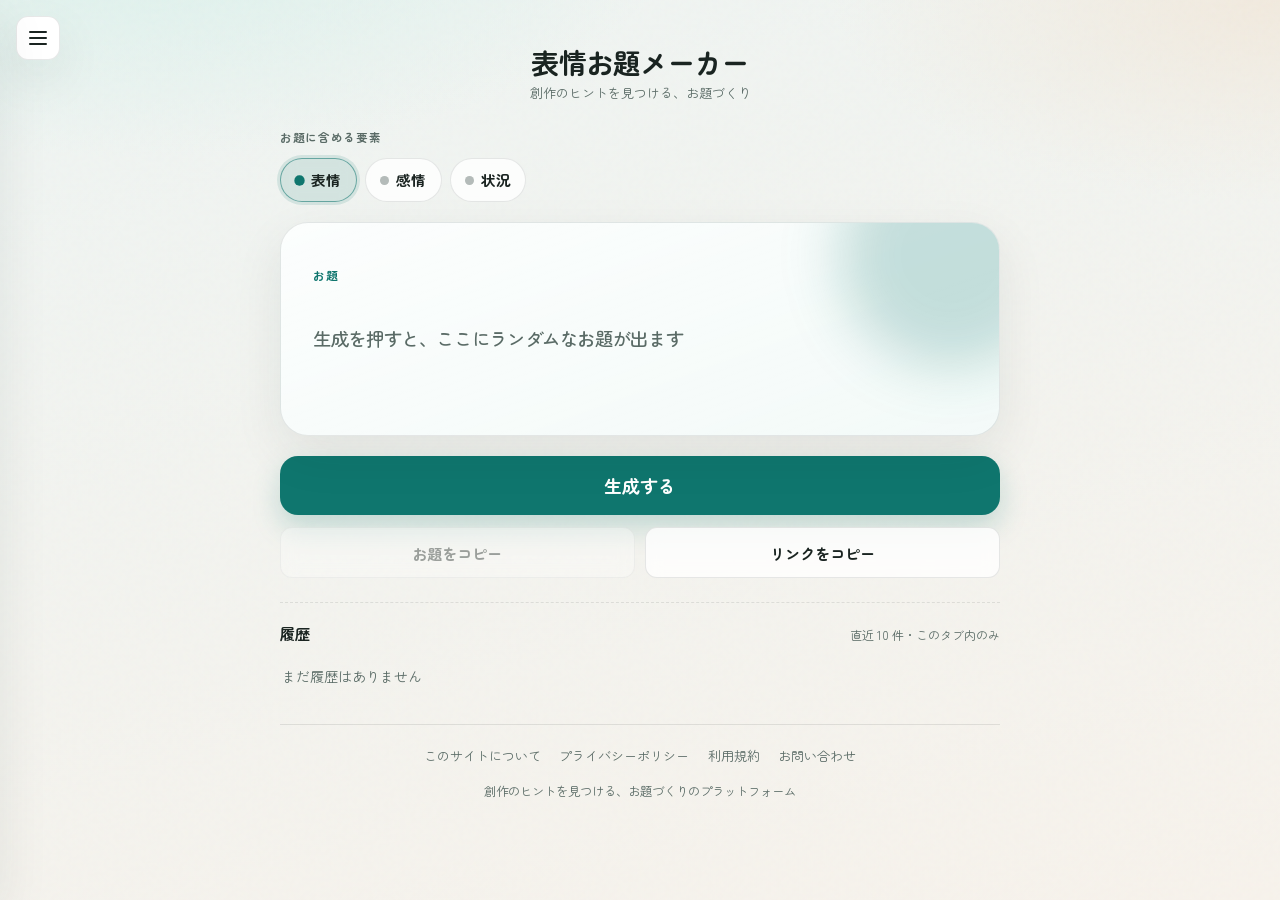
<file: index.html>
<!DOCTYPE html>
<html lang="ja">
<head>
  <meta charset="UTF-8">
  <meta name="viewport" content="width=device-width, initial-scale=1.0">
  <title>表情お題メーカー</title>
  <link rel="stylesheet" href="css/styles.css">
  <script src="js/analytics.js"></script>
</head>
<body>
  <button type="button" class="menu-toggle" id="menuToggle" aria-expanded="false" aria-controls="sideMenu">
    <span class="menu-toggle__icon" aria-hidden="true"></span>
    <span class="visually-hidden">メニューを開く</span>
  </button>

  <div class="side-menu-backdrop" id="sideMenuBackdrop" hidden></div>

  <aside class="side-menu" id="sideMenu" aria-hidden="true" aria-label="メニュー">
    <div class="side-menu__header">
      <h2 class="side-menu__title">メニュー</h2>
      <button type="button" class="side-menu__close" id="sideMenuClose" aria-label="メニューを閉じる">×</button>
    </div>
    <nav class="side-menu__nav" aria-label="サイドメニュー">
      <a href="index.html" class="side-menu__link" aria-current="page">トップ</a>
      <a href="today.html" class="side-menu__link">今日のお題</a>
      <a href="howto.html" class="side-menu__link">使い方</a>
    </nav>
  </aside>

  <div class="app-shell">
    <header class="top-bar">
      <div class="brand">
        <h1 class="brand__name">表情お題メーカー</h1>
        <p class="brand__sub">創作のヒントを見つける、お題づくり</p>
      </div>
    </header>

    <section class="category-bar" aria-label="カテゴリ選択">
      <p class="category-bar__label">お題に含める要素</p>
      <div class="category-chips" id="categoryChips" role="group">
        <label class="chip" for="category-expression">
          <input type="checkbox" id="category-expression" data-category-toggle="expression" checked>
          <span class="chip__dot" aria-hidden="true"></span>
          <span class="chip__text">表情</span>
        </label>
        <label class="chip" for="category-emotion">
          <input type="checkbox" id="category-emotion" data-category-toggle="emotion">
          <span class="chip__dot" aria-hidden="true"></span>
          <span class="chip__text">感情</span>
        </label>
        <label class="chip" for="category-situation">
          <input type="checkbox" id="category-situation" data-category-toggle="situation">
          <span class="chip__dot" aria-hidden="true"></span>
          <span class="chip__text">状況</span>
        </label>
      </div>
    </section>

    <main>
      <section class="prompt-stage" aria-live="polite">
        <p class="prompt-stage__label">お題</p>
        <p class="prompt-stage__text is-placeholder" id="promptText">生成を押すと、ここにランダムなお題が出ます</p>
        <div class="prompt-stage__meta" id="promptMeta" hidden></div>
      </section>

      <div class="action-bar">
        <button type="button" class="btn btn-generate" id="generateBtn">生成する</button>
        <div class="btn-row">
          <button type="button" class="btn btn-quiet" id="copyBtn" disabled>お題をコピー</button>
          <button type="button" class="btn btn-quiet" id="shareBtn">リンクをコピー</button>
        </div>
      </div>
    </main>

    <section class="history" aria-label="履歴">
      <div class="history__header">
        <h2 class="history__title">履歴</h2>
        <p class="history__hint">直近 10 件・このタブ内のみ</p>
      </div>
      <ul class="history__list" id="historyList">
        <li class="history__empty">まだ履歴はありません</li>
      </ul>
    </section>

    <footer class="site-footer">
      <nav class="site-footer__nav" aria-label="フッターナビゲーション">
        <a href="about.html">このサイトについて</a>
        <a href="privacy.html">プライバシーポリシー</a>
        <a href="terms.html">利用規約</a>
        <a href="contact.html">お問い合わせ</a>
      </nav>
      <p class="site-footer__tagline">創作のヒントを見つける、お題づくりのプラットフォーム</p>
    </footer>
  </div>

  <script src="js/menu.js"></script>
  <script src="js/app.js?v=18"></script>
</body>
</html>
</file>
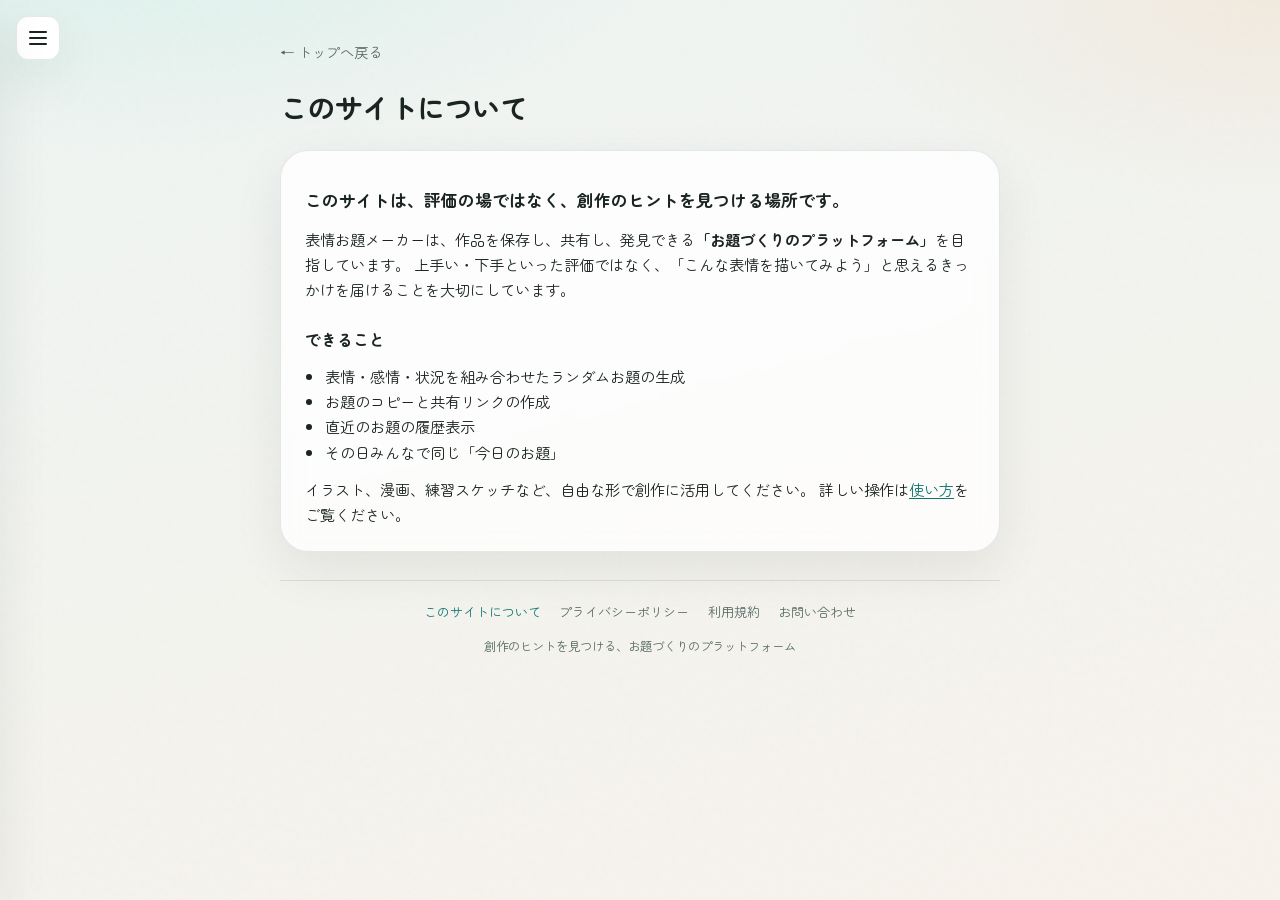
<file: about.html>
<!DOCTYPE html>
<html lang="ja">
<head>
  <meta charset="UTF-8">
  <meta name="viewport" content="width=device-width, initial-scale=1.0">
  <title>このサイトについて | 表情お題メーカー</title>
  <link rel="stylesheet" href="css/styles.css">
  <script src="js/analytics.js"></script>
</head>
<body>
  <button type="button" class="menu-toggle" id="menuToggle" aria-expanded="false" aria-controls="sideMenu">
    <span class="menu-toggle__icon" aria-hidden="true"></span>
    <span class="visually-hidden">メニューを開く</span>
  </button>

  <div class="side-menu-backdrop" id="sideMenuBackdrop" hidden></div>

  <aside class="side-menu" id="sideMenu" aria-hidden="true" aria-label="メニュー">
    <div class="side-menu__header">
      <h2 class="side-menu__title">メニュー</h2>
      <button type="button" class="side-menu__close" id="sideMenuClose" aria-label="メニューを閉じる">×</button>
    </div>
    <nav class="side-menu__nav" aria-label="サイドメニュー">
      <a href="index.html" class="side-menu__link">トップ</a>
      <a href="today.html" class="side-menu__link">今日のお題</a>
      <a href="howto.html" class="side-menu__link">使い方</a>
    </nav>
  </aside>

  <div class="app">
    <main class="page">
      <a href="index.html" class="back-link">← トップへ戻る</a>
      <h1 class="page-title">このサイトについて</h1>
      <div class="page-content">
        <p class="page-lead">
          このサイトは、評価の場ではなく、創作のヒントを見つける場所です。
        </p>
        <p>
          表情お題メーカーは、作品を保存し、共有し、発見できる<strong>「お題づくりのプラットフォーム」</strong>を目指しています。
          上手い・下手といった評価ではなく、「こんな表情を描いてみよう」と思えるきっかけを届けることを大切にしています。
        </p>
        <h2>できること</h2>
        <ul>
          <li>表情・感情・状況を組み合わせたランダムお題の生成</li>
          <li>お題のコピーと共有リンクの作成</li>
          <li>直近のお題の履歴表示</li>
          <li>その日みんなで同じ「今日のお題」</li>
        </ul>
        <p>
          イラスト、漫画、練習スケッチなど、自由な形で創作に活用してください。
          詳しい操作は<a href="howto.html">使い方</a>をご覧ください。
        </p>
      </div>
    </main>

    <footer class="site-footer">
      <nav class="site-footer__nav" aria-label="フッターナビゲーション">
        <a href="about.html" aria-current="page">このサイトについて</a>
        <a href="privacy.html">プライバシーポリシー</a>
        <a href="terms.html">利用規約</a>
        <a href="contact.html">お問い合わせ</a>
      </nav>
      <p class="site-footer__tagline">創作のヒントを見つける、お題づくりのプラットフォーム</p>
    </footer>
  </div>

  <script src="js/menu.js"></script>
</body>
</html>
</file>
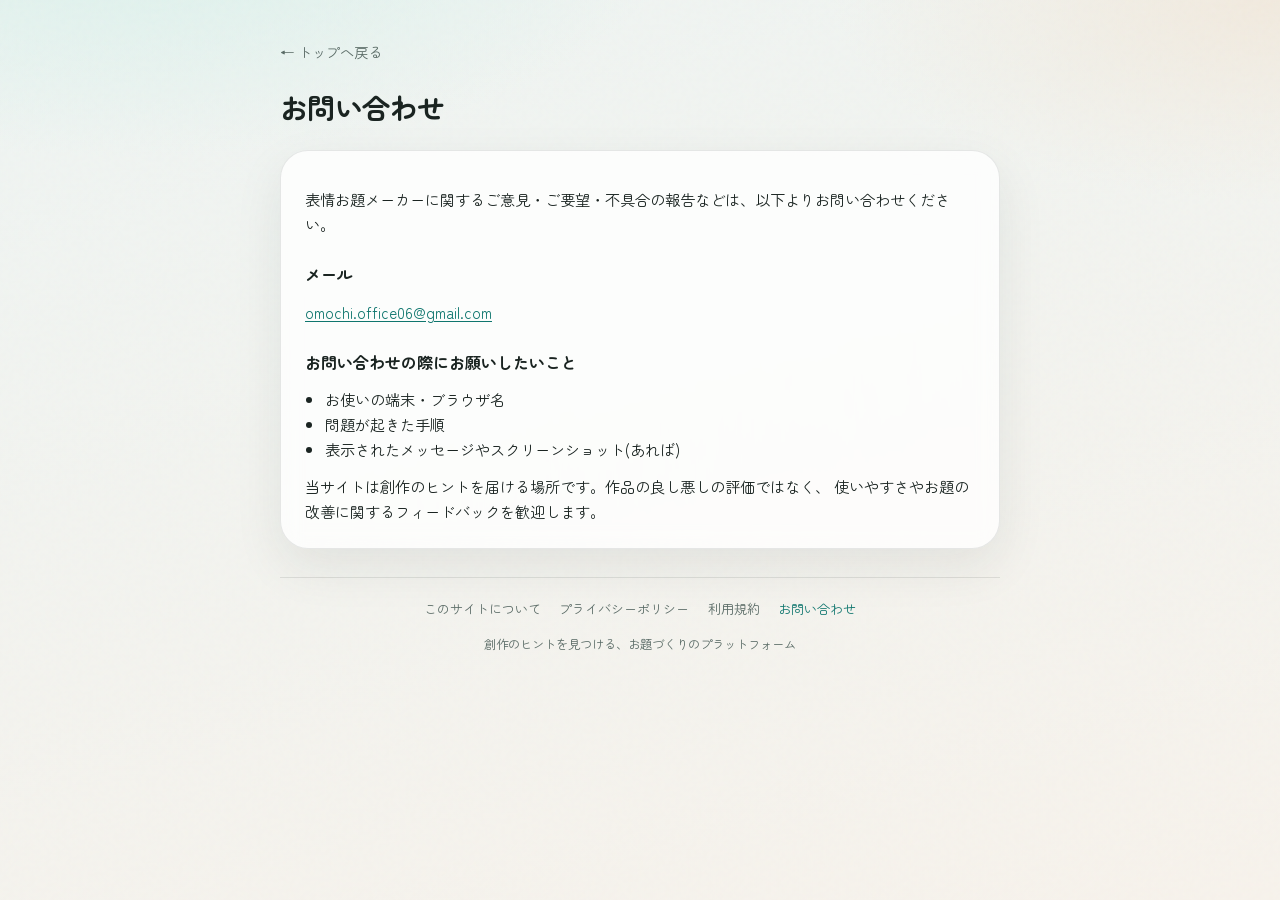
<file: contact.html>
<!DOCTYPE html>
<html lang="ja">
<head>
  <meta charset="UTF-8">
  <meta name="viewport" content="width=device-width, initial-scale=1.0">
  <title>お問い合わせ | 表情お題メーカー</title>
  <link rel="stylesheet" href="css/styles.css">
  <script src="js/analytics.js"></script>
</head>
<body>
  <div class="app">
    <main class="page">
      <a href="index.html" class="back-link">← トップへ戻る</a>
      <h1 class="page-title">お問い合わせ</h1>
      <div class="page-content">
        <p>
          表情お題メーカーに関するご意見・ご要望・不具合の報告などは、以下よりお問い合わせください。
        </p>

        <h2>メール</h2>
        <p>
          <a href="mailto:omochi.office06@gmail.com">omochi.office06@gmail.com</a>
        </p>

        <h2>お問い合わせの際にお願いしたいこと</h2>
        <ul>
          <li>お使いの端末・ブラウザ名</li>
          <li>問題が起きた手順</li>
          <li>表示されたメッセージやスクリーンショット(あれば)</li>
        </ul>

        <p>
          当サイトは創作のヒントを届ける場所です。作品の良し悪しの評価ではなく、
          使いやすさやお題の改善に関するフィードバックを歓迎します。
        </p>
      </div>
    </main>

    <footer class="site-footer">
      <nav class="site-footer__nav" aria-label="フッターナビゲーション">
        <a href="about.html">このサイトについて</a>
        <a href="privacy.html">プライバシーポリシー</a>
        <a href="terms.html">利用規約</a>
        <a href="contact.html" aria-current="page">お問い合わせ</a>
      </nav>
      <p class="site-footer__tagline">創作のヒントを見つける、お題づくりのプラットフォーム</p>
    </footer>
  </div>
</body>
</html>
</file>
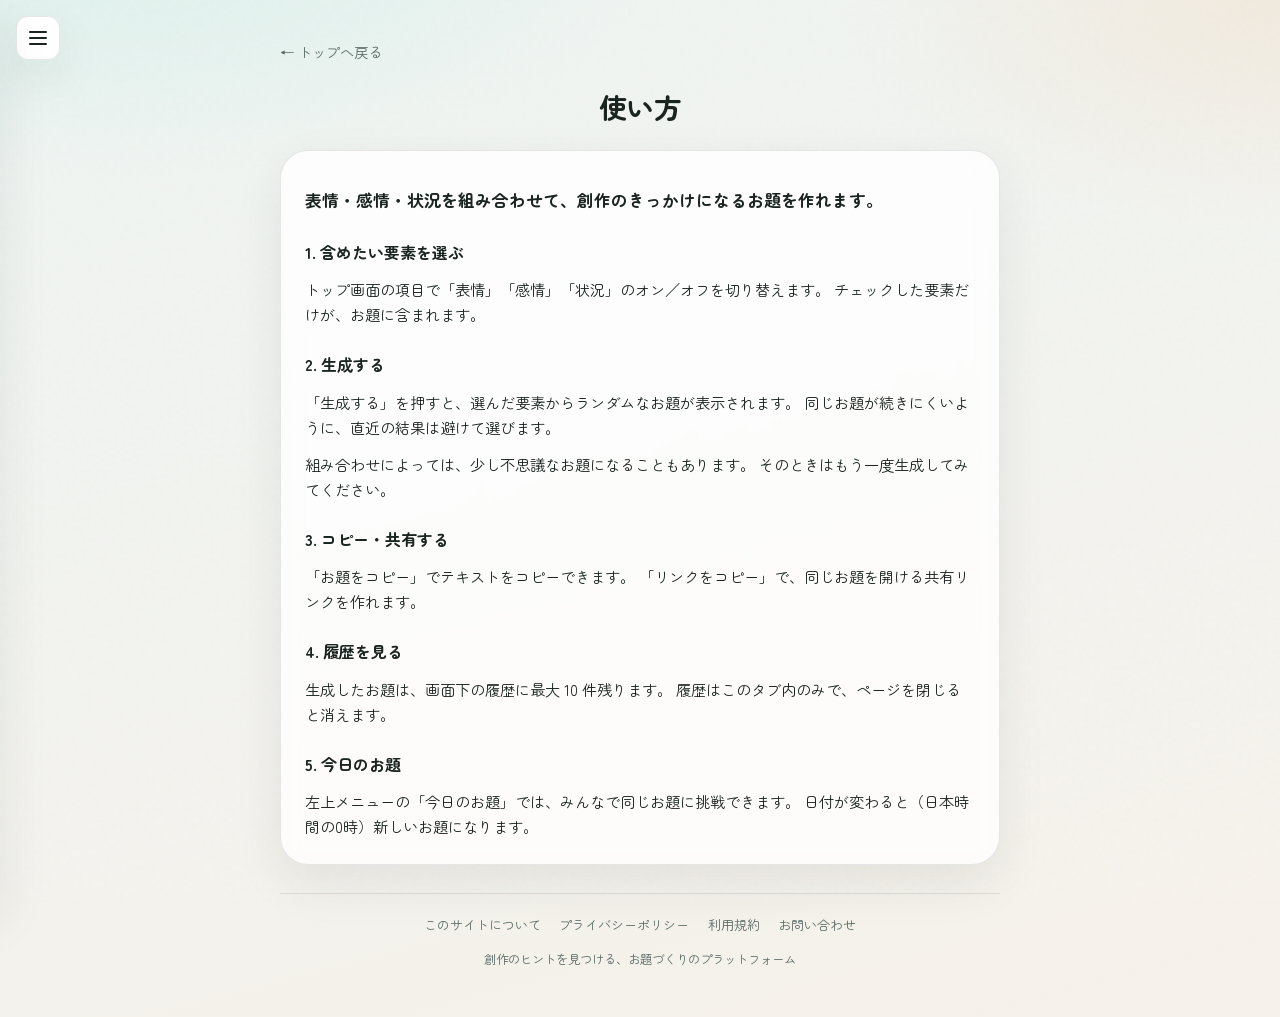
<file: howto.html>
<!DOCTYPE html>
<html lang="ja">
<head>
  <meta charset="UTF-8">
  <meta name="viewport" content="width=device-width, initial-scale=1.0">
  <title>使い方 | 表情お題メーカー</title>
  <link rel="stylesheet" href="css/styles.css">
  <script src="js/analytics.js"></script>
</head>
<body>
  <button type="button" class="menu-toggle" id="menuToggle" aria-expanded="false" aria-controls="sideMenu">
    <span class="menu-toggle__icon" aria-hidden="true"></span>
    <span class="visually-hidden">メニューを開く</span>
  </button>

  <div class="side-menu-backdrop" id="sideMenuBackdrop" hidden></div>

  <aside class="side-menu" id="sideMenu" aria-hidden="true" aria-label="メニュー">
    <div class="side-menu__header">
      <h2 class="side-menu__title">メニュー</h2>
      <button type="button" class="side-menu__close" id="sideMenuClose" aria-label="メニューを閉じる">×</button>
    </div>
    <nav class="side-menu__nav" aria-label="サイドメニュー">
      <a href="index.html" class="side-menu__link">トップ</a>
      <a href="today.html" class="side-menu__link">今日のお題</a>
      <a href="howto.html" class="side-menu__link" aria-current="page">使い方</a>
    </nav>
  </aside>

  <div class="app">
    <main class="page">
      <a href="index.html" class="back-link">← トップへ戻る</a>
      <h1 class="page-title page-title--center">使い方</h1>
      <div class="page-content">
        <p class="page-lead">
          表情・感情・状況を組み合わせて、創作のきっかけになるお題を作れます。
        </p>

        <h2>1. 含めたい要素を選ぶ</h2>
        <p>
          トップ画面の項目で「表情」「感情」「状況」のオン／オフを切り替えます。
          チェックした要素だけが、お題に含まれます。
        </p>

        <h2>2. 生成する</h2>
        <p>
          「生成する」を押すと、選んだ要素からランダムなお題が表示されます。
          同じお題が続きにくいように、直近の結果は避けて選びます。
        </p>
        <p>
          組み合わせによっては、少し不思議なお題になることもあります。
          そのときはもう一度生成してみてください。
        </p>

        <h2>3. コピー・共有する</h2>
        <p>
          「お題をコピー」でテキストをコピーできます。
          「リンクをコピー」で、同じお題を開ける共有リンクを作れます。
        </p>

        <h2>4. 履歴を見る</h2>
        <p>
          生成したお題は、画面下の履歴に最大 10 件残ります。
          履歴はこのタブ内のみで、ページを閉じると消えます。
        </p>

        <h2>5. 今日のお題</h2>
        <p>
          左上メニューの「今日のお題」では、みんなで同じお題に挑戦できます。
          日付が変わると（日本時間の0時）新しいお題になります。
        </p>
      </div>
    </main>

    <footer class="site-footer">
      <nav class="site-footer__nav" aria-label="フッターナビゲーション">
        <a href="about.html">このサイトについて</a>
        <a href="privacy.html">プライバシーポリシー</a>
        <a href="terms.html">利用規約</a>
        <a href="contact.html">お問い合わせ</a>
      </nav>
      <p class="site-footer__tagline">創作のヒントを見つける、お題づくりのプラットフォーム</p>
    </footer>
  </div>

  <script src="js/menu.js"></script>
</body>
</html>
</file>
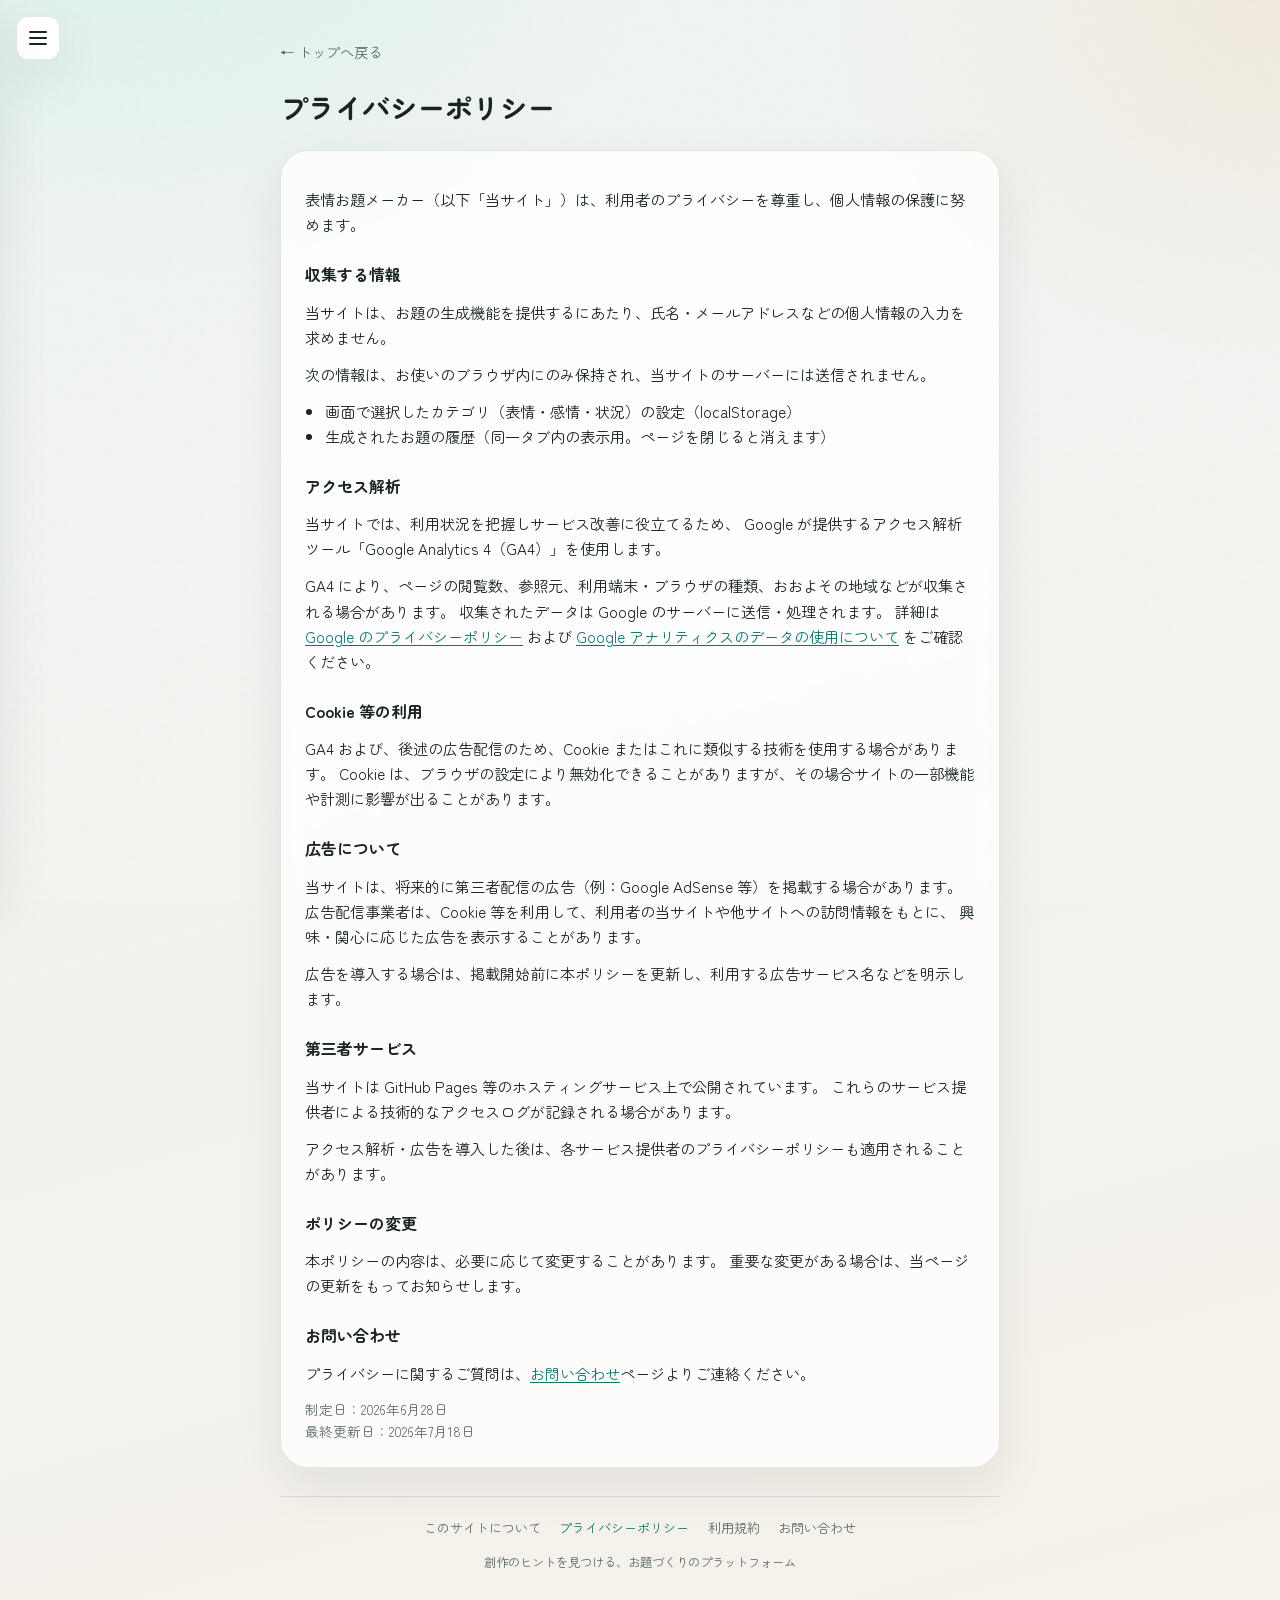
<file: privacy.html>
<!DOCTYPE html>
<html lang="ja">
<head>
  <meta charset="UTF-8">
  <meta name="viewport" content="width=device-width, initial-scale=1.0">
  <title>プライバシーポリシー | 表情お題メーカー</title>
  <link rel="stylesheet" href="css/styles.css">
  <script src="js/analytics.js"></script>
</head>
<body>
  <button type="button" class="menu-toggle" id="menuToggle" aria-expanded="false" aria-controls="sideMenu">
    <span class="menu-toggle__icon" aria-hidden="true"></span>
    <span class="visually-hidden">メニューを開く</span>
  </button>

  <div class="side-menu-backdrop" id="sideMenuBackdrop" hidden></div>

  <aside class="side-menu" id="sideMenu" aria-hidden="true" aria-label="メニュー">
    <div class="side-menu__header">
      <h2 class="side-menu__title">メニュー</h2>
      <button type="button" class="side-menu__close" id="sideMenuClose" aria-label="メニューを閉じる">×</button>
    </div>
    <nav class="side-menu__nav" aria-label="サイドメニュー">
      <a href="index.html" class="side-menu__link">トップ</a>
      <a href="today.html" class="side-menu__link">今日のお題</a>
      <a href="howto.html" class="side-menu__link">使い方</a>
    </nav>
  </aside>

  <div class="app">
    <main class="page">
      <a href="index.html" class="back-link">← トップへ戻る</a>
      <h1 class="page-title">プライバシーポリシー</h1>
      <div class="page-content">
        <p>
          表情お題メーカー（以下「当サイト」）は、利用者のプライバシーを尊重し、個人情報の保護に努めます。
        </p>

        <h2>収集する情報</h2>
        <p>
          当サイトは、お題の生成機能を提供するにあたり、氏名・メールアドレスなどの個人情報の入力を求めません。
        </p>
        <p>
          次の情報は、お使いのブラウザ内にのみ保持され、当サイトのサーバーには送信されません。
        </p>
        <ul>
          <li>画面で選択したカテゴリ（表情・感情・状況）の設定（localStorage）</li>
          <li>生成されたお題の履歴（同一タブ内の表示用。ページを閉じると消えます）</li>
        </ul>

        <h2>アクセス解析</h2>
        <p>
          当サイトでは、利用状況を把握しサービス改善に役立てるため、
          Google が提供するアクセス解析ツール「Google Analytics 4（GA4）」を使用します。
        </p>
        <p>
          GA4 により、ページの閲覧数、参照元、利用端末・ブラウザの種類、おおよその地域などが収集される場合があります。
          収集されたデータは Google のサーバーに送信・処理されます。
          詳細は
          <a href="https://policies.google.com/privacy" target="_blank" rel="noopener noreferrer">Google のプライバシーポリシー</a>
          および
          <a href="https://support.google.com/analytics/answer/6004245" target="_blank" rel="noopener noreferrer">Google アナリティクスのデータの使用について</a>
          をご確認ください。
        </p>

        <h2>Cookie 等の利用</h2>
        <p>
          GA4 および、後述の広告配信のため、Cookie またはこれに類似する技術を使用する場合があります。
          Cookie は、ブラウザの設定により無効化できることがありますが、その場合サイトの一部機能や計測に影響が出ることがあります。
        </p>

        <h2>広告について</h2>
        <p>
          当サイトは、将来的に第三者配信の広告（例：Google AdSense 等）を掲載する場合があります。
          広告配信事業者は、Cookie 等を利用して、利用者の当サイトや他サイトへの訪問情報をもとに、
          興味・関心に応じた広告を表示することがあります。
        </p>
        <p>
          広告を導入する場合は、掲載開始前に本ポリシーを更新し、利用する広告サービス名などを明示します。
        </p>

        <h2>第三者サービス</h2>
        <p>
          当サイトは GitHub Pages 等のホスティングサービス上で公開されています。
          これらのサービス提供者による技術的なアクセスログが記録される場合があります。
        </p>
        <p>
          アクセス解析・広告を導入した後は、各サービス提供者のプライバシーポリシーも適用されることがあります。
        </p>

        <h2>ポリシーの変更</h2>
        <p>
          本ポリシーの内容は、必要に応じて変更することがあります。
          重要な変更がある場合は、当ページの更新をもってお知らせします。
        </p>

        <h2>お問い合わせ</h2>
        <p>
          プライバシーに関するご質問は、<a href="contact.html">お問い合わせ</a>ページよりご連絡ください。
        </p>

        <p class="page-meta">
          制定日：2026年6月28日<br>
          最終更新日：2026年7月18日
        </p>
      </div>
    </main>

    <footer class="site-footer">
      <nav class="site-footer__nav" aria-label="フッターナビゲーション">
        <a href="about.html">このサイトについて</a>
        <a href="privacy.html" aria-current="page">プライバシーポリシー</a>
        <a href="terms.html">利用規約</a>
        <a href="contact.html">お問い合わせ</a>
      </nav>
      <p class="site-footer__tagline">創作のヒントを見つける、お題づくりのプラットフォーム</p>
    </footer>
  </div>

  <script src="js/menu.js"></script>
</body>
</html>
</file>
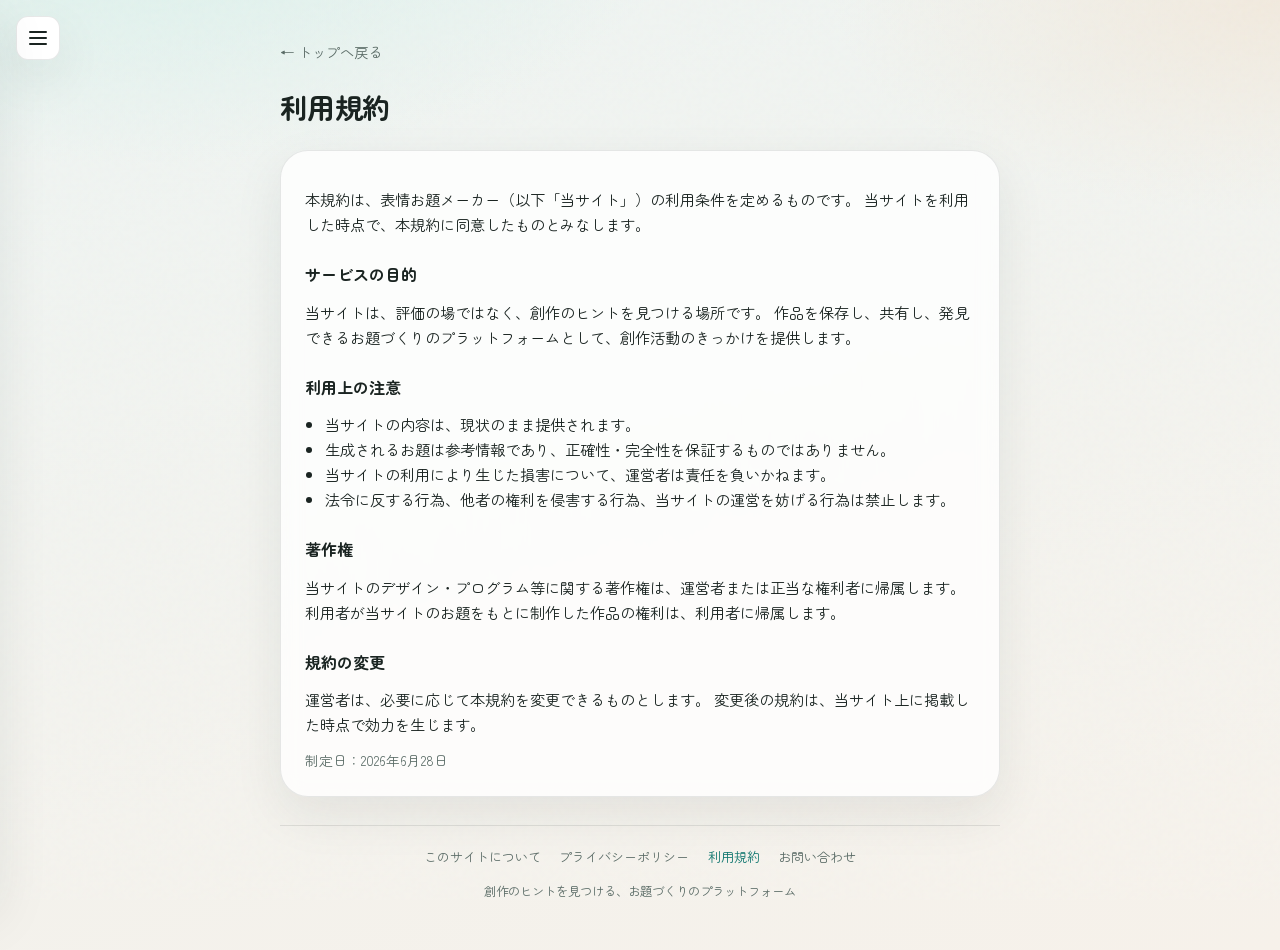
<file: terms.html>
<!DOCTYPE html>
<html lang="ja">
<head>
  <meta charset="UTF-8">
  <meta name="viewport" content="width=device-width, initial-scale=1.0">
  <title>利用規約 | 表情お題メーカー</title>
  <link rel="stylesheet" href="css/styles.css">
  <script src="js/analytics.js"></script>
</head>
<body>
  <button type="button" class="menu-toggle" id="menuToggle" aria-expanded="false" aria-controls="sideMenu">
    <span class="menu-toggle__icon" aria-hidden="true"></span>
    <span class="visually-hidden">メニューを開く</span>
  </button>

  <div class="side-menu-backdrop" id="sideMenuBackdrop" hidden></div>

  <aside class="side-menu" id="sideMenu" aria-hidden="true" aria-label="メニュー">
    <div class="side-menu__header">
      <h2 class="side-menu__title">メニュー</h2>
      <button type="button" class="side-menu__close" id="sideMenuClose" aria-label="メニューを閉じる">×</button>
    </div>
    <nav class="side-menu__nav" aria-label="サイドメニュー">
      <a href="index.html" class="side-menu__link">トップ</a>
      <a href="today.html" class="side-menu__link">今日のお題</a>
      <a href="howto.html" class="side-menu__link">使い方</a>
    </nav>
  </aside>

  <div class="app">
    <main class="page">
      <a href="index.html" class="back-link">← トップへ戻る</a>
      <h1 class="page-title">利用規約</h1>
      <div class="page-content">
        <p>
          本規約は、表情お題メーカー（以下「当サイト」）の利用条件を定めるものです。
          当サイトを利用した時点で、本規約に同意したものとみなします。
        </p>

        <h2>サービスの目的</h2>
        <p>
          当サイトは、評価の場ではなく、創作のヒントを見つける場所です。
          作品を保存し、共有し、発見できるお題づくりのプラットフォームとして、創作活動のきっかけを提供します。
        </p>

        <h2>利用上の注意</h2>
        <ul>
          <li>当サイトの内容は、現状のまま提供されます。</li>
          <li>生成されるお題は参考情報であり、正確性・完全性を保証するものではありません。</li>
          <li>当サイトの利用により生じた損害について、運営者は責任を負いかねます。</li>
          <li>法令に反する行為、他者の権利を侵害する行為、当サイトの運営を妨げる行為は禁止します。</li>
        </ul>

        <h2>著作権</h2>
        <p>
          当サイトのデザイン・プログラム等に関する著作権は、運営者または正当な権利者に帰属します。
          利用者が当サイトのお題をもとに制作した作品の権利は、利用者に帰属します。
        </p>

        <h2>規約の変更</h2>
        <p>
          運営者は、必要に応じて本規約を変更できるものとします。
          変更後の規約は、当サイト上に掲載した時点で効力を生じます。
        </p>

        <p class="page-meta">制定日：2026年6月28日</p>
      </div>
    </main>

    <footer class="site-footer">
      <nav class="site-footer__nav" aria-label="フッターナビゲーション">
        <a href="about.html">このサイトについて</a>
        <a href="privacy.html">プライバシーポリシー</a>
        <a href="terms.html" aria-current="page">利用規約</a>
        <a href="contact.html">お問い合わせ</a>
      </nav>
      <p class="site-footer__tagline">創作のヒントを見つける、お題づくりのプラットフォーム</p>
    </footer>
  </div>

  <script src="js/menu.js"></script>
</body>
</html>
</file>
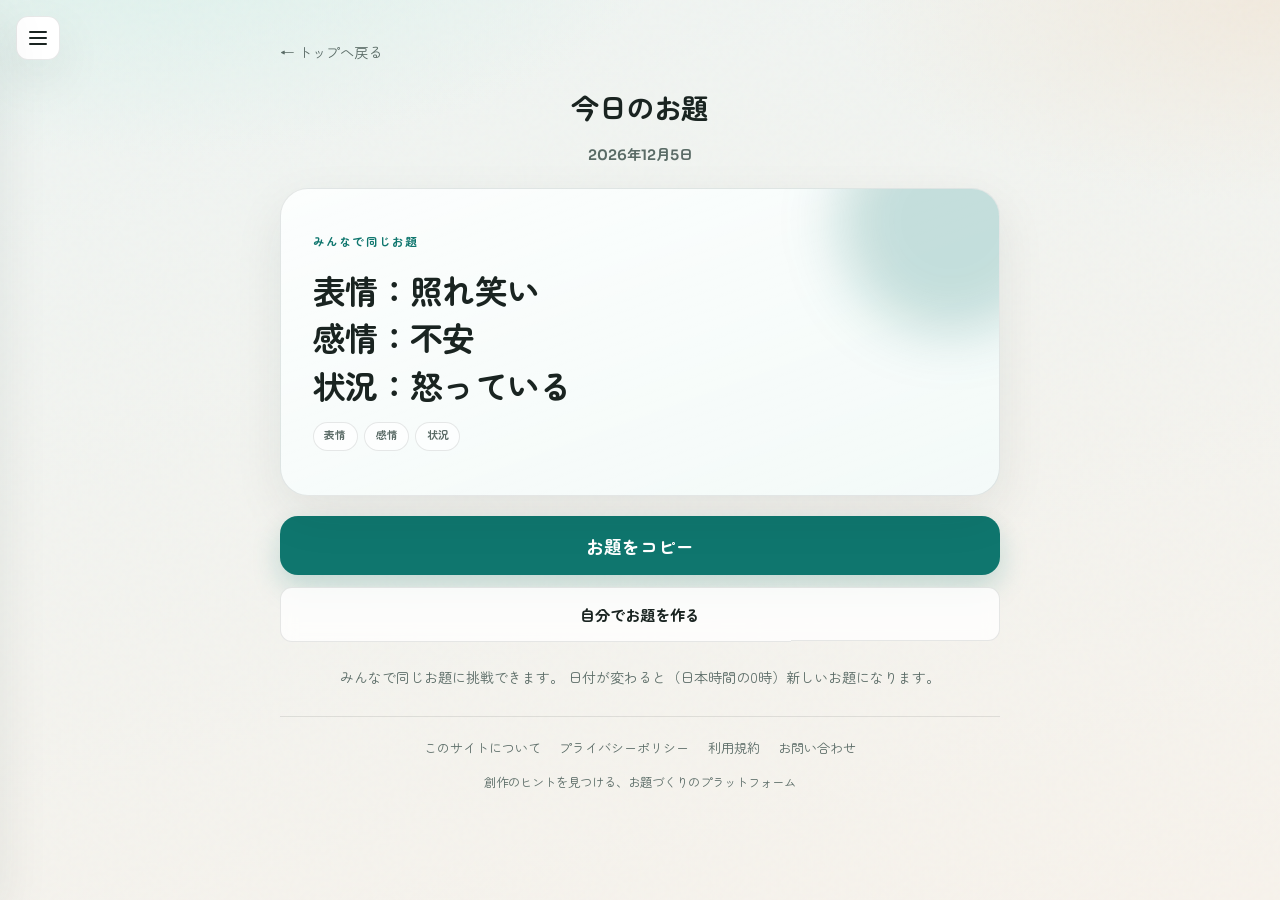
<file: today.html>
<!DOCTYPE html>
<html lang="ja">
<head>
  <meta charset="UTF-8">
  <meta name="viewport" content="width=device-width, initial-scale=1.0">
  <title>今日のお題 | 表情お題メーカー</title>
  <link rel="stylesheet" href="css/styles.css">
  <script src="js/analytics.js"></script>
</head>
<body>
  <button type="button" class="menu-toggle" id="menuToggle" aria-expanded="false" aria-controls="sideMenu">
    <span class="menu-toggle__icon" aria-hidden="true"></span>
    <span class="visually-hidden">メニューを開く</span>
  </button>

  <div class="side-menu-backdrop" id="sideMenuBackdrop" hidden></div>

  <aside class="side-menu" id="sideMenu" aria-hidden="true" aria-label="メニュー">
    <div class="side-menu__header">
      <h2 class="side-menu__title">メニュー</h2>
      <button type="button" class="side-menu__close" id="sideMenuClose" aria-label="メニューを閉じる">×</button>
    </div>
    <nav class="side-menu__nav" aria-label="サイドメニュー">
      <a href="index.html" class="side-menu__link">トップ</a>
      <a href="today.html" class="side-menu__link" aria-current="page">今日のお題</a>
      <a href="howto.html" class="side-menu__link">使い方</a>
    </nav>
  </aside>

  <div class="app">
    <main class="page">
      <a href="index.html" class="back-link">← トップへ戻る</a>
      <h1 class="page-title page-title--center">今日のお題</h1>
      <p class="daily-date" id="dailyDate">読み込み中…</p>

      <section class="prompt-stage" aria-live="polite">
        <p class="prompt-stage__label">みんなで同じお題</p>
        <p class="prompt-stage__text is-placeholder" id="dailyPrompt">お題を用意しています…</p>
        <div class="prompt-stage__meta" id="dailyMeta" hidden></div>
      </section>

      <div class="action-bar">
        <button type="button" class="btn btn-generate" id="dailyCopyBtn" disabled>お題をコピー</button>
        <a href="index.html" class="btn btn-quiet btn-link">自分でお題を作る</a>
      </div>

      <p class="daily-note">
        みんなで同じお題に挑戦できます。
        日付が変わると（日本時間の0時）新しいお題になります。
      </p>
    </main>

    <footer class="site-footer">
      <nav class="site-footer__nav" aria-label="フッターナビゲーション">
        <a href="about.html">このサイトについて</a>
        <a href="privacy.html">プライバシーポリシー</a>
        <a href="terms.html">利用規約</a>
        <a href="contact.html">お問い合わせ</a>
      </nav>
      <p class="site-footer__tagline">創作のヒントを見つける、お題づくりのプラットフォーム</p>
    </footer>
  </div>

  <script src="js/menu.js"></script>
  <script src="js/daily.js"></script>
</body>
</html>
</file>
<file: css/styles.css>
/* ========================================
   表情お題メーカー
   ======================================== */

@import url("https://fonts.googleapis.com/css2?family=Sora:wght@500;600;700&family=Zen+Maru+Gothic:wght@400;500;700&display=swap");

:root {
  --font-display: "Zen Maru Gothic", "Hiragino Maru Gothic ProN", sans-serif;
  --font-ui: "Sora", "Zen Maru Gothic", sans-serif;

  --bg-0: #edf3f1;
  --bg-1: #f6f1ea;
  --surface: rgba(255, 255, 255, 0.78);
  --surface-solid: #ffffff;
  --ink: #1a2421;
  --ink-muted: #5a6b66;
  --line: rgba(26, 36, 33, 0.1);
  --shadow: 0 18px 50px rgba(26, 36, 33, 0.08);

  --accent: #0f766e;
  --accent-hover: #0d5f59;
  --accent-soft: rgba(15, 118, 110, 0.12);
  --accent-glow: rgba(15, 118, 110, 0.22);
  --tint: #d8efe9;

  --radius-lg: 28px;
  --radius-md: 18px;
  --radius-sm: 12px;
  --radius-pill: 999px;
  --ease: cubic-bezier(0.22, 1, 0.36, 1);
  --max: 720px;
}

*,
*::before,
*::after {
  box-sizing: border-box;
  margin: 0;
  padding: 0;
}

body {
  min-height: 100dvh;
  font-family: var(--font-display);
  color: var(--ink);
  line-height: 1.65;
  background:
    radial-gradient(ellipse 80% 50% at 10% -10%, var(--tint), transparent 55%),
    radial-gradient(ellipse 70% 45% at 100% 0%, #f0e8dc, transparent 50%),
    linear-gradient(165deg, var(--bg-0), var(--bg-1));
}

body.menu-open {
  overflow: hidden;
}

body::before {
  content: "";
  position: fixed;
  inset: 0;
  pointer-events: none;
  opacity: 0.35;
  background-image: url("data:image/svg+xml,%3Csvg viewBox='0 0 200 200' xmlns='http://www.w3.org/2000/svg'%3E%3Cfilter id='n'%3E%3CfeTurbulence type='fractalNoise' baseFrequency='0.85' numOctaves='3' stitchTiles='stitch'/%3E%3C/filter%3E%3Crect width='100%25' height='100%25' filter='url(%23n)'/%3E%3C/svg%3E");
  mix-blend-mode: soft-light;
  z-index: 0;
}

.visually-hidden {
  position: absolute;
  width: 1px;
  height: 1px;
  padding: 0;
  margin: -1px;
  overflow: hidden;
  clip: rect(0, 0, 0, 0);
  white-space: nowrap;
  border: 0;
}

/* ----------------------------------------
   App shell
   ---------------------------------------- */
.app-shell,
.app {
  position: relative;
  z-index: 1;
  width: min(100% - 2rem, var(--max));
  margin: 0 auto;
  padding: 2.5rem 0 3rem;
  display: flex;
  flex-direction: column;
  gap: 1.25rem;
}

/* ----------------------------------------
   Side menu
   ---------------------------------------- */
.menu-toggle {
  position: fixed;
  top: 1rem;
  left: 1rem;
  z-index: 40;
  display: inline-flex;
  align-items: center;
  justify-content: center;
  width: 2.75rem;
  height: 2.75rem;
  border: 1px solid var(--line);
  border-radius: 12px;
  background: var(--surface-solid);
  box-shadow: var(--shadow);
  cursor: pointer;
  transition: background 0.2s var(--ease), border-color 0.2s var(--ease);
}

.menu-toggle:hover {
  background: var(--accent-soft);
  border-color: var(--accent);
}

.menu-toggle__icon,
.menu-toggle__icon::before,
.menu-toggle__icon::after {
  display: block;
  width: 1.15rem;
  height: 2px;
  background: var(--ink);
  border-radius: 999px;
}

.menu-toggle__icon {
  position: relative;
}

.menu-toggle__icon::before,
.menu-toggle__icon::after {
  content: "";
  position: absolute;
  left: 0;
}

.menu-toggle__icon::before {
  top: -6px;
}

.menu-toggle__icon::after {
  top: 6px;
}

.side-menu-backdrop {
  position: fixed;
  inset: 0;
  z-index: 50;
  background: rgba(26, 36, 33, 0.35);
}

.side-menu {
  position: fixed;
  top: 0;
  left: 0;
  z-index: 60;
  display: flex;
  flex-direction: column;
  width: min(100%, 320px);
  height: 100dvh;
  background: var(--surface-solid);
  border-right: 1px solid var(--line);
  box-shadow: var(--shadow);
  transform: translateX(-100%);
  transition: transform 0.25s var(--ease);
}

.side-menu.is-open {
  transform: translateX(0);
}

.side-menu__header {
  display: flex;
  align-items: center;
  justify-content: space-between;
  gap: 0.75rem;
  padding: 1rem 1rem 0.75rem;
  border-bottom: 1px solid var(--line);
}

.side-menu__title {
  font-size: 1.05rem;
  font-weight: 700;
}

.side-menu__close {
  width: 2.25rem;
  height: 2.25rem;
  border: none;
  border-radius: 8px;
  background: transparent;
  color: var(--ink-muted);
  font-size: 1.5rem;
  line-height: 1;
  cursor: pointer;
}

.side-menu__close:hover {
  background: var(--bg-0);
  color: var(--ink);
}

.side-menu__nav {
  display: flex;
  flex-direction: column;
  gap: 0.35rem;
  padding: 1rem;
}

.side-menu__link {
  display: block;
  padding: 0.85rem 1rem;
  border-radius: var(--radius-sm);
  color: var(--ink);
  text-decoration: none;
  font-weight: 700;
  transition: background 0.2s var(--ease), color 0.2s var(--ease);
}

.side-menu__link:hover {
  background: var(--accent-soft);
  color: var(--accent-hover);
}

.side-menu__link[aria-current="page"] {
  background: var(--accent-soft);
  color: var(--accent);
}

/* ----------------------------------------
   Brand
   ---------------------------------------- */
.top-bar {
  padding: 0.35rem 0.15rem;
}

.brand {
  display: flex;
  flex-direction: column;
  align-items: center;
  gap: 0.15rem;
  min-width: 0;
  text-align: center;
}

.brand__name {
  font-size: clamp(1.35rem, 3.5vw, 1.75rem);
  font-weight: 700;
  letter-spacing: -0.03em;
  line-height: 1.2;
}

.brand__sub {
  font-size: 0.82rem;
  color: var(--ink-muted);
}

main {
  display: flex;
  flex-direction: column;
  gap: 1.25rem;
}

/* ----------------------------------------
   Category chips
   ---------------------------------------- */
.category-bar {
  display: flex;
  flex-direction: column;
  gap: 0.65rem;
}

.category-bar__label {
  font-family: var(--font-ui);
  font-size: 0.72rem;
  font-weight: 600;
  letter-spacing: 0.06em;
  color: var(--ink-muted);
}

.category-chips {
  display: flex;
  flex-wrap: wrap;
  gap: 0.5rem;
}

.chip {
  position: relative;
  display: inline-flex;
  align-items: center;
  gap: 0.45rem;
  padding: 0.55rem 0.9rem;
  border-radius: var(--radius-pill);
  border: 1px solid var(--line);
  background: var(--surface);
  backdrop-filter: blur(8px);
  cursor: pointer;
  user-select: none;
  transition: background 0.2s var(--ease), border-color 0.2s var(--ease), box-shadow 0.2s var(--ease), transform 0.15s var(--ease);
}

.chip:hover {
  border-color: color-mix(in srgb, var(--accent) 45%, var(--line));
  transform: translateY(-1px);
}

.chip:has(input:checked) {
  background: var(--accent-soft);
  border-color: color-mix(in srgb, var(--accent) 55%, transparent);
  box-shadow: 0 0 0 3px var(--accent-soft);
}

.chip input {
  position: absolute;
  opacity: 0;
  width: 1px;
  height: 1px;
  margin: 0;
  pointer-events: none;
}

.chip input:focus-visible + .chip__dot {
  outline: 2px solid var(--accent);
  outline-offset: 3px;
}

.chip__dot {
  width: 0.55rem;
  height: 0.55rem;
  border-radius: 50%;
  background: var(--ink-muted);
  opacity: 0.45;
  transition: background 0.2s var(--ease), opacity 0.2s var(--ease), transform 0.2s var(--ease);
}

.chip:has(input:checked) .chip__dot {
  background: var(--accent);
  opacity: 1;
  transform: scale(1.15);
}

.chip__text {
  font-size: 0.92rem;
  font-weight: 700;
}

/* ----------------------------------------
   Prompt stage
   ---------------------------------------- */
.prompt-stage {
  position: relative;
  padding: clamp(1.75rem, 5vw, 2.75rem) clamp(1.25rem, 4vw, 2rem);
  border-radius: var(--radius-lg);
  background:
    linear-gradient(160deg, rgba(255, 255, 255, 0.92), rgba(255, 255, 255, 0.7)),
    var(--tint);
  border: 1px solid var(--line);
  box-shadow: var(--shadow);
  overflow: hidden;
  min-height: 12.5rem;
  display: flex;
  flex-direction: column;
  justify-content: center;
  gap: 0.85rem;
}

.prompt-stage::after {
  content: "";
  position: absolute;
  width: 14rem;
  height: 14rem;
  right: -4rem;
  top: -5rem;
  border-radius: 50%;
  background: var(--accent-glow);
  filter: blur(28px);
  pointer-events: none;
  animation: drift 8s ease-in-out infinite alternate;
}

@keyframes drift {
  from {
    transform: translate(0, 0);
  }
  to {
    transform: translate(-1.5rem, 1rem);
  }
}

.prompt-stage__label {
  position: relative;
  z-index: 1;
  font-family: var(--font-ui);
  font-size: 0.72rem;
  font-weight: 600;
  letter-spacing: 0.1em;
  color: var(--accent);
}

.prompt-stage__text {
  position: relative;
  z-index: 1;
  font-size: clamp(1.35rem, 4.2vw, 2.05rem);
  font-weight: 700;
  line-height: 1.45;
  letter-spacing: -0.02em;
  white-space: pre-line;
  min-height: 4.2em;
}

.prompt-stage__text.is-placeholder {
  font-size: clamp(1rem, 2.8vw, 1.15rem);
  font-weight: 500;
  color: var(--ink-muted);
  display: flex;
  align-items: center;
}

.prompt-stage__text.is-new {
  animation: riseIn 0.5s var(--ease) both;
}

@keyframes riseIn {
  from {
    opacity: 0;
    transform: translateY(0.6rem);
  }
  to {
    opacity: 1;
    transform: translateY(0);
  }
}

.prompt-stage__meta {
  position: relative;
  z-index: 1;
  display: flex;
  flex-wrap: wrap;
  gap: 0.4rem;
}

.meta-pill {
  font-family: var(--font-ui);
  font-size: 0.68rem;
  font-weight: 600;
  color: var(--ink-muted);
  background: rgba(255, 255, 255, 0.65);
  border: 1px solid var(--line);
  border-radius: var(--radius-pill);
  padding: 0.28rem 0.65rem;
}

/* ----------------------------------------
   Actions
   ---------------------------------------- */
.action-bar {
  display: grid;
  gap: 0.75rem;
}

.btn {
  font-family: var(--font-display);
  border: none;
  cursor: pointer;
  font-weight: 700;
  transition: background 0.2s var(--ease), transform 0.15s var(--ease), box-shadow 0.2s var(--ease), opacity 0.2s var(--ease);
}

.btn:active {
  transform: scale(0.98);
}

.btn:disabled {
  opacity: 0.4;
  cursor: not-allowed;
  box-shadow: none;
}

.btn-generate {
  width: 100%;
  padding: 1.05rem 1.5rem;
  font-size: 1.12rem;
  color: #fff;
  background: var(--accent);
  border-radius: var(--radius-md);
  box-shadow: 0 12px 28px var(--accent-glow);
}

.btn-generate:hover:not(:disabled) {
  background: var(--accent-hover);
  box-shadow: 0 16px 34px var(--accent-glow);
}

.btn-row {
  display: grid;
  grid-template-columns: 1fr 1fr;
  gap: 0.65rem;
}

.btn-quiet {
  padding: 0.85rem 1rem;
  font-size: 0.95rem;
  color: var(--ink);
  background: var(--surface);
  border: 1px solid var(--line);
  border-radius: var(--radius-sm);
  backdrop-filter: blur(8px);
}

.btn-quiet:hover:not(:disabled) {
  border-color: color-mix(in srgb, var(--accent) 50%, var(--line));
  background: var(--accent-soft);
}

a.btn-link {
  display: inline-flex;
  align-items: center;
  justify-content: center;
  text-decoration: none;
  text-align: center;
}

.daily-date {
  font-family: var(--font-ui);
  font-size: 0.9rem;
  font-weight: 600;
  color: var(--ink-muted);
  margin-top: -0.35rem;
  text-align: center;
}

.daily-note {
  margin-top: 0.25rem;
  font-size: 0.88rem;
  line-height: 1.6;
  color: var(--ink-muted);
  text-align: center;
}

/* ----------------------------------------
   History
   ---------------------------------------- */
.history {
  border-top: 1px dashed var(--line);
  padding-top: 1.1rem;
  margin-top: 0.25rem;
}

.history__header {
  display: flex;
  align-items: baseline;
  justify-content: space-between;
  gap: 0.75rem;
  margin-bottom: 0.7rem;
}

.history__title {
  font-size: 0.95rem;
  font-weight: 700;
}

.history__hint {
  font-size: 0.75rem;
  color: var(--ink-muted);
}

.history__list {
  list-style: none;
  display: flex;
  flex-direction: column;
  gap: 0.5rem;
  max-height: 14rem;
  overflow-y: auto;
  padding-right: 0.15rem;
}

.history__item {
  padding: 0.75rem 0.9rem;
  border-radius: var(--radius-sm);
  border: 1px solid transparent;
  background: rgba(255, 255, 255, 0.45);
  font-size: 0.9rem;
  line-height: 1.45;
  white-space: pre-line;
  color: var(--ink);
  transition: border-color 0.2s var(--ease), background 0.2s var(--ease);
}

.history__item:hover {
  border-color: var(--line);
  background: var(--surface-solid);
}

.history__empty {
  font-size: 0.88rem;
  color: var(--ink-muted);
  padding: 0.5rem 0.15rem;
}

/* ----------------------------------------
   Footer
   ---------------------------------------- */
.site-footer {
  margin-top: 0.5rem;
  padding-top: 1.25rem;
  border-top: 1px solid var(--line);
  text-align: center;
}

.site-footer__nav {
  display: flex;
  flex-wrap: wrap;
  justify-content: center;
  gap: 0.5rem 1.15rem;
}

.site-footer__nav a {
  font-size: 0.82rem;
  color: var(--ink-muted);
  text-decoration: none;
  transition: color 0.2s var(--ease);
}

.site-footer__nav a:hover,
.site-footer__nav a[aria-current="page"] {
  color: var(--accent);
}

.site-footer__tagline {
  margin-top: 0.85rem;
  font-size: 0.78rem;
  color: var(--ink-muted);
}

/* ----------------------------------------
   Static pages
   ---------------------------------------- */
.page {
  display: flex;
  flex-direction: column;
  gap: 1.25rem;
}

.back-link {
  font-size: 0.9rem;
  color: var(--ink-muted);
  text-decoration: none;
  transition: color 0.2s var(--ease);
}

.back-link:hover {
  color: var(--accent);
}

.page-title {
  font-size: clamp(1.35rem, 4vw, 1.75rem);
  font-weight: 700;
  letter-spacing: -0.02em;
}

.page-title--center {
  text-align: center;
}

.page-content {
  background: var(--surface);
  border: 1px solid var(--line);
  border-radius: var(--radius-lg);
  box-shadow: var(--shadow);
  backdrop-filter: blur(10px);
  padding: 1.5rem;
  font-size: 0.95rem;
}

.page-content h2 {
  margin-top: 1.5rem;
  margin-bottom: 0.5rem;
  font-size: 1rem;
  font-weight: 700;
}

.page-content h2:first-child {
  margin-top: 0;
}

.page-content p,
.page-content ul {
  margin-top: 0.75rem;
}

.page-content ul {
  padding-left: 1.25rem;
}

.page-content a {
  color: var(--accent);
  text-decoration: underline;
  text-underline-offset: 2px;
}

.page-lead {
  font-size: 1.05rem;
  font-weight: 700;
  color: var(--ink);
}

.page-meta {
  margin-top: 1.5rem;
  font-size: 0.85rem;
  color: var(--ink-muted);
}

/* ----------------------------------------
   Mobile
   ---------------------------------------- */
@media (max-width: 560px) {
  .app-shell,
  .app {
    padding-top: 1.5rem;
  }

  .btn-row {
    grid-template-columns: 1fr;
  }
}
</file>
